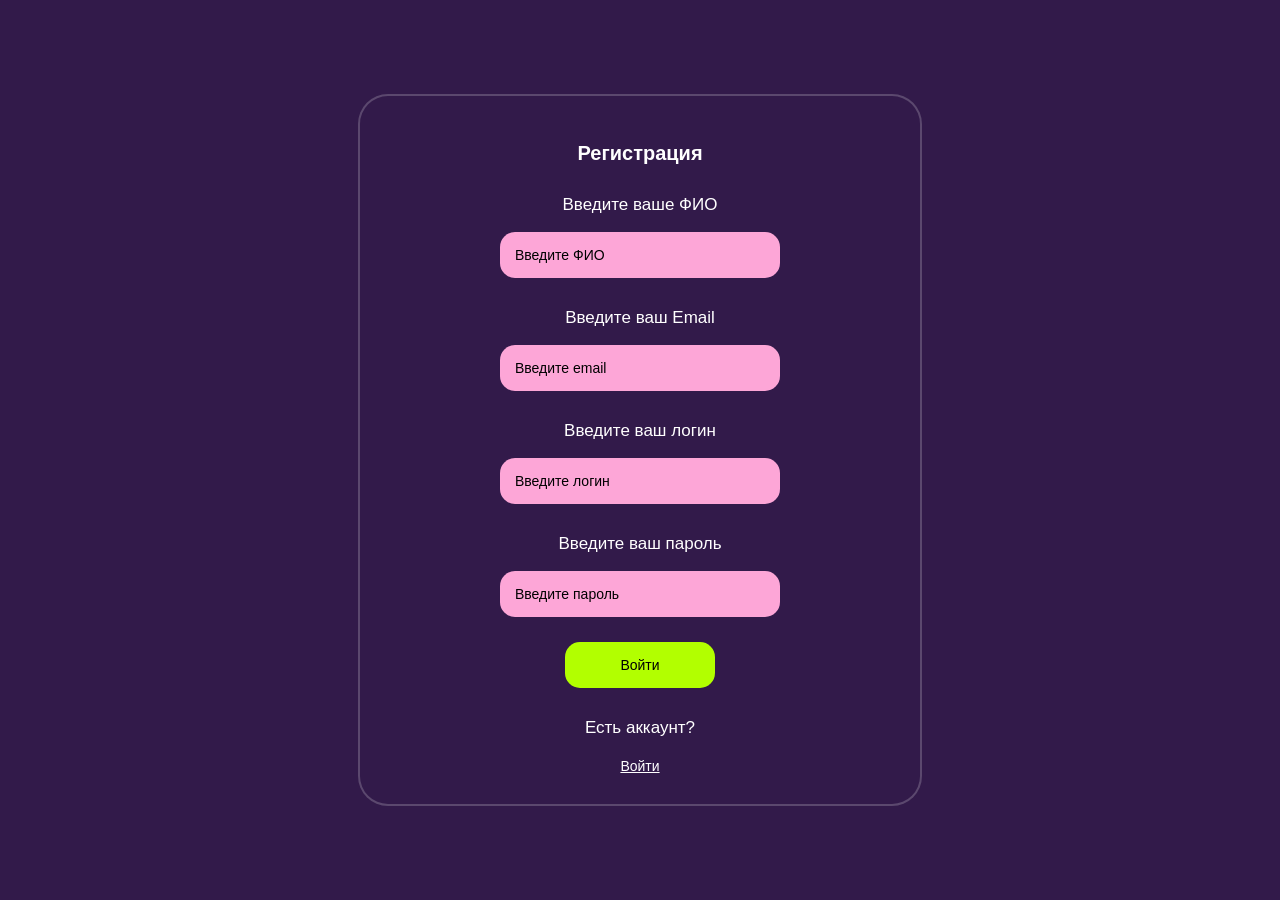
<file: q/index.html>
<!DOCTYPE html>
<html lang="ru">

<head>
    <meta charset="UTF-8">
    <title>Регистрация</title>
    <link rel="stylesheet" href="css/style.css">
</head>

<body>
    <div class="reg">
        <h2>Регистрация</h2>

        <p>Введите ваше ФИО</p>
        <div>Введите ФИО</div>

        <p>Введите ваш Email</p>
        <div>Введите email</div>

        <p>Введите ваш логин</p>
        <div>Введите логин</div>

        <p>Введите ваш пароль</p>
        <div>Введите пароль</div>

        <button>Войти</button>

        <p>Есть аккаунт?</p>
        <a href="#">Войти</a>
    </div>
</body>

</html>
</file>
<file: q/css/style.css>
body {
    background-color: #321A4A;
    font-family: Arial, sans-serif;
    margin: 0;
    padding: 0;
    display: flex;
    justify-content: center;
    align-items: center;
    height: 100vh;
}

.reg {
    background-color: #321A4A;
    padding: 30px;
    border-radius: 30px;
    width: 500px;
    text-align: center;
    border: 2px solid #ffffff33;
    color: white;
}

h2 {
    margin-bottom: 20px;
    font-size: 20px;
}

p {
    margin-top: 30px;
    font-size: 17px;
}

div {
    width: 50%;
    padding: 15px;
    margin: 5px auto;
    border-radius: 15px;
    background-color: #FDA6D7;
    text-align: left;
    font-size: 14px;
    color: black;
}

button {
    background-color: #B2FF00;
    color: black;
    border: none;
    padding: 15px 25px;
    border-radius: 15px;
    margin-top: 20px;
    font-size: 14px;
    width: 30%;
}

a {
    color: white;
    text-decoration: underline;
    display: block;
    margin-top: 20px;
}
</file>
